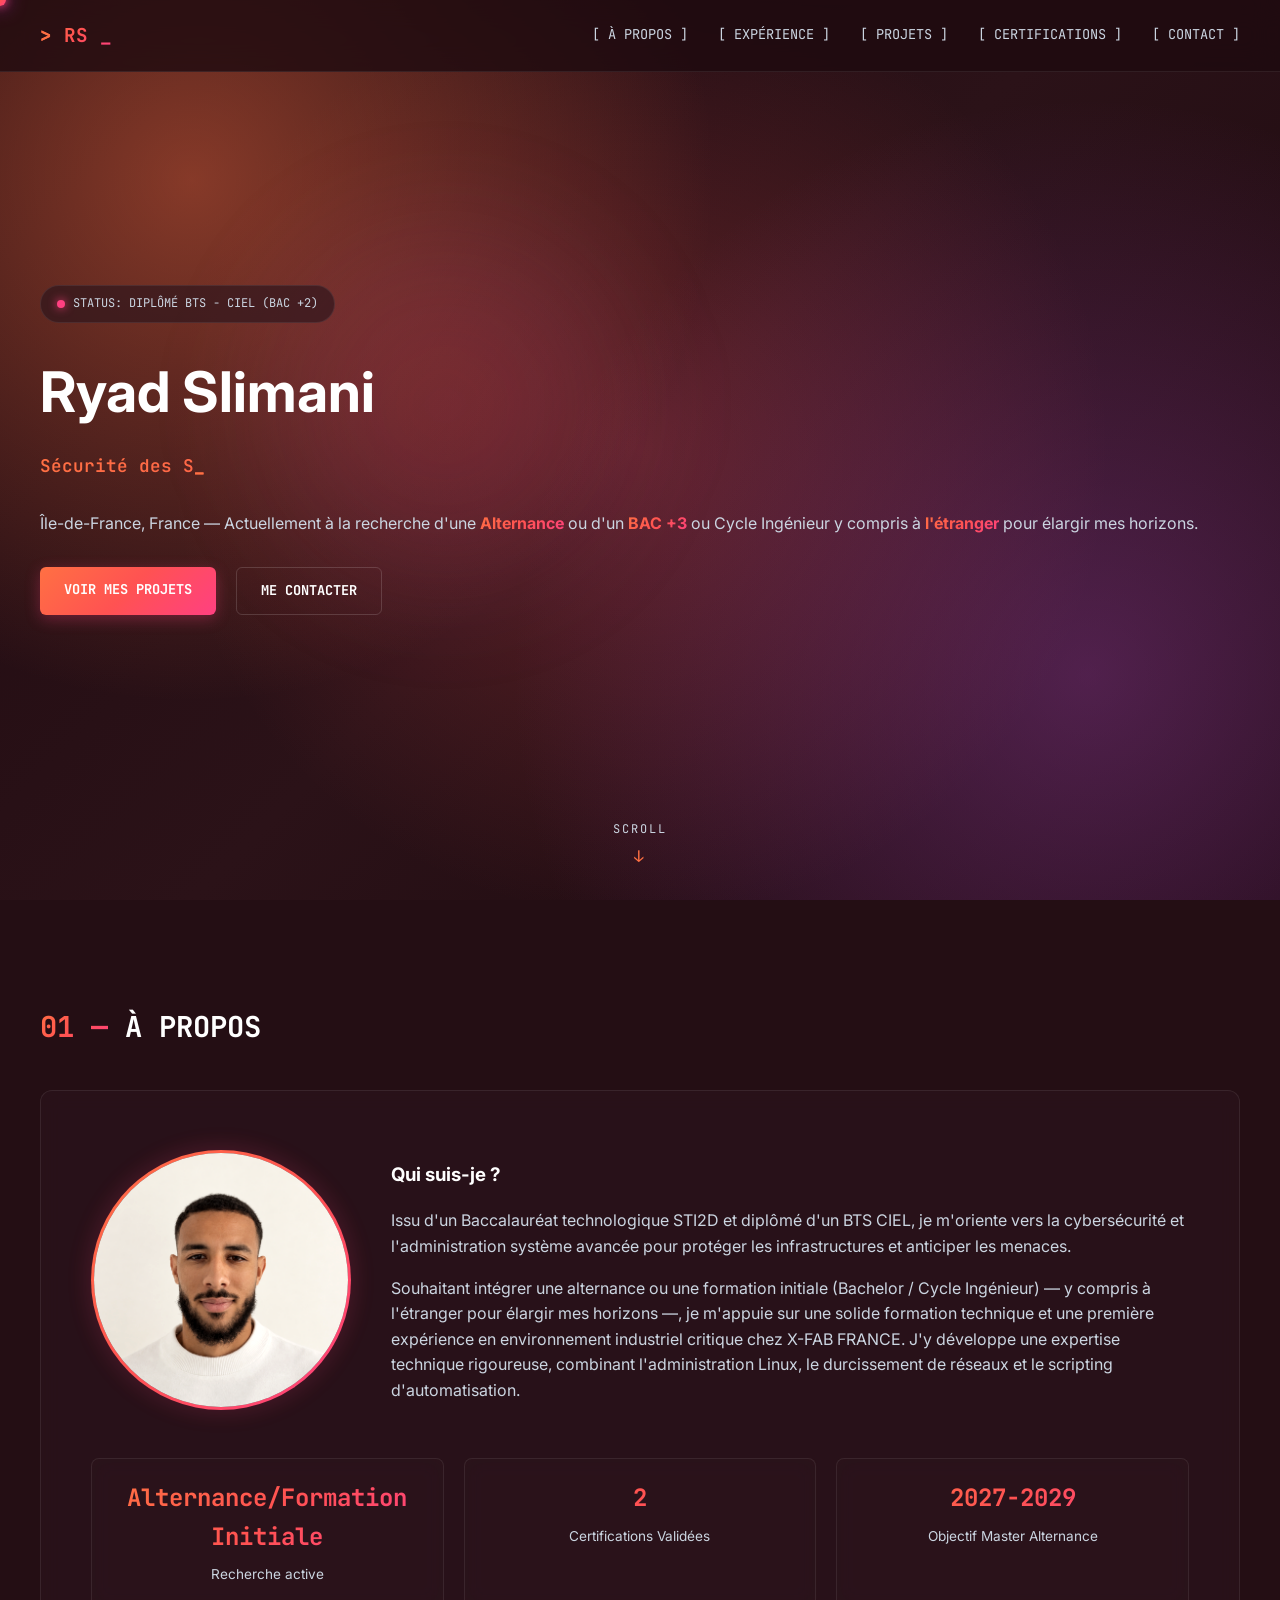
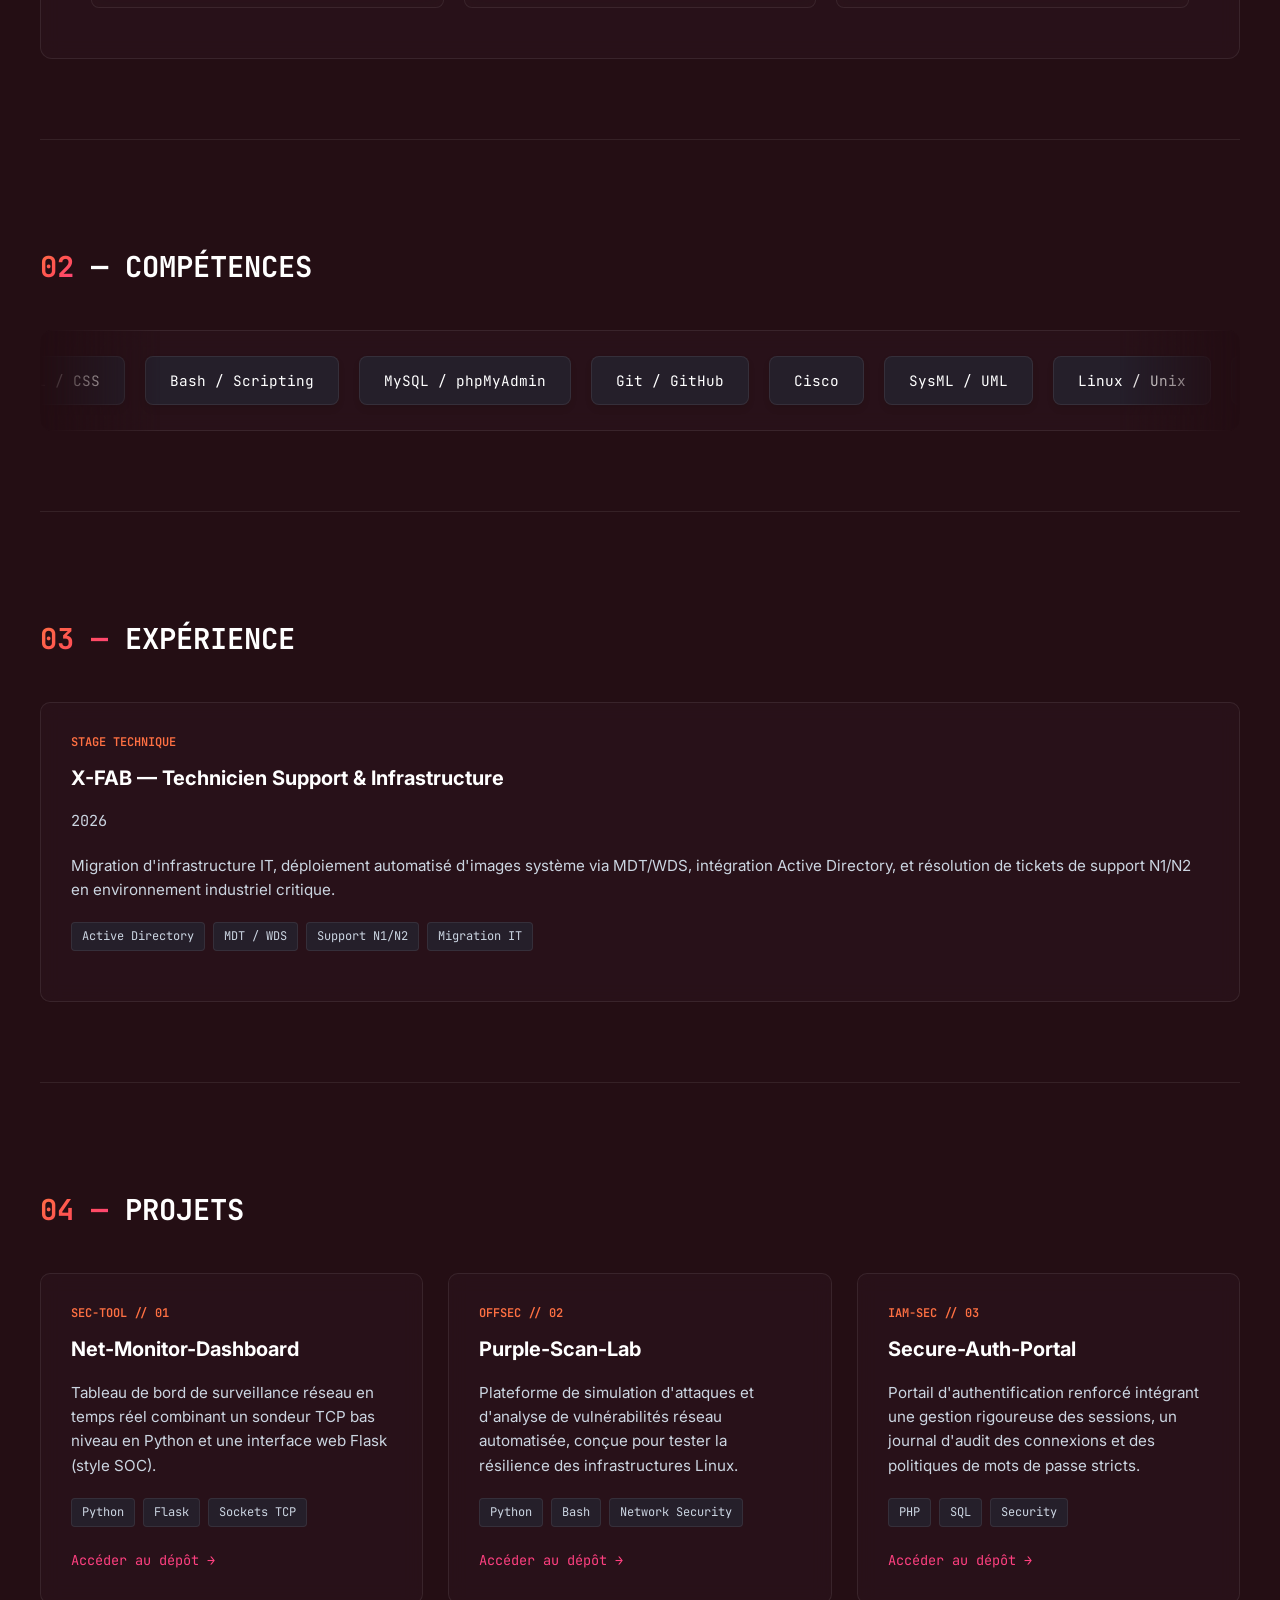
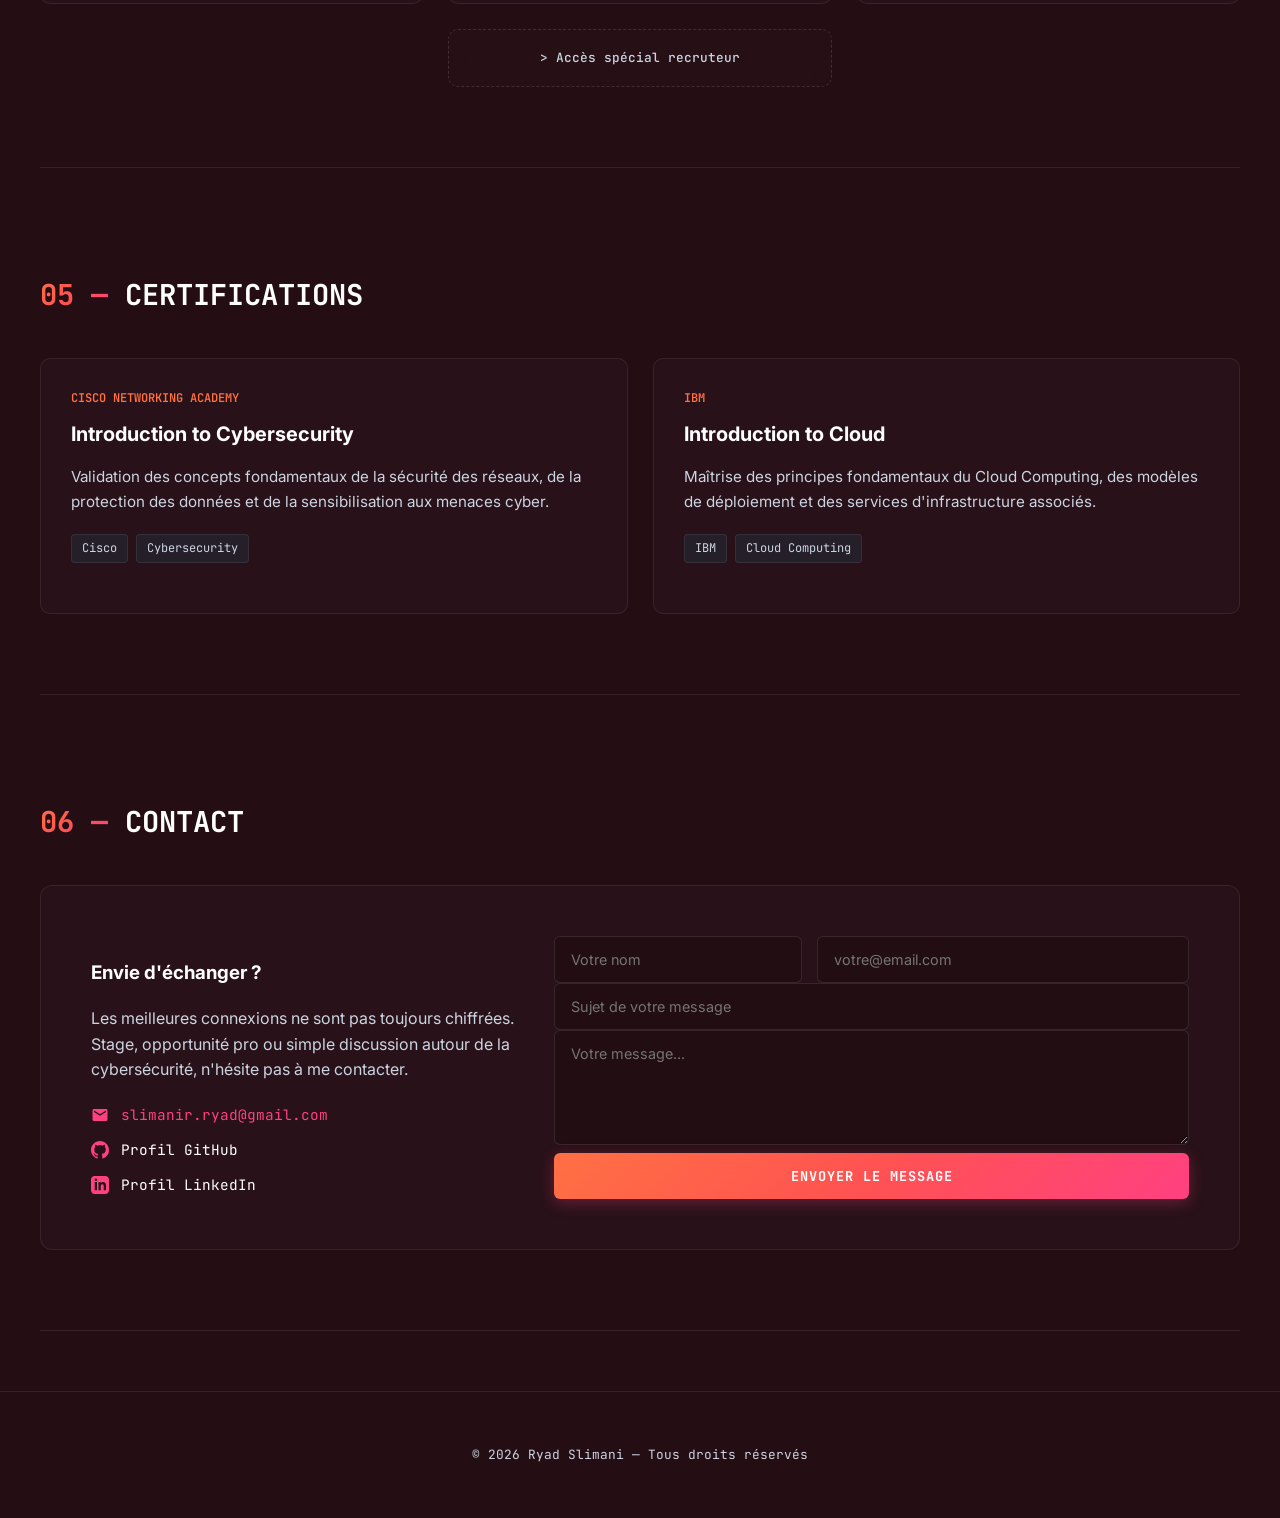
<file: index.html>
<!DOCTYPE html>
<html lang="fr">
<head>
    <meta charset="UTF-8">
    <meta name="viewport" content="width=device-width, initial-scale=1.0">
    <title>Portfolio - Slimani Ryad</title>
    <!-- Favicon personnalisé -->
    <link rel="icon" type="image/png" href="img/RS.png">
    <link href="https://fonts.googleapis.com/css2?family=JetBrains+Mono:wght@400;500;700&family=Inter:wght@300;400;600;700&display=swap" rel="stylesheet">
    <link rel="stylesheet" href="portfolio.css">
</head>
<body>

    <!-- Arrière-plan animé et scanlines -->
    <div class="bg-grid"></div>
    <div class="scanlines"></div>

    <!-- Curseur suiveur personnalisé -->
    <div class="custom-cursor"></div>

    <header>
        <div class="logo">
            <span class="terminal-prompt">&gt;</span> RS <span class="blink">_</span>
        </div>
        <nav>
            <a href="#about">[ À PROPOS ]</a>
            <a href="#experience">[ EXPÉRIENCE ]</a>
            <a href="#projects">[ PROJETS ]</a>
            <a href="#certifications">[ CERTIFICATIONS ]</a>
            <a href="#contact">[ CONTACT ]</a>
        </nav>
    </header>

    <div class="container">

        <!-- Hero Section -->
        <div class="hero" id="home">
            
            <div class="badge-status">
                <span class="dot"></span> STATUS: DIPLÔMÉ BTS - CIEL (BAC +2)
            </div>
            <h1>Ryad Slimani</h1>
            
            <!-- Ligne sous-titre avec l'animation de frappe -->
            <div class="subtitle">
                <span id="typed-text"></span><span class="cursor-blink">_</span>
            </div>

            <p class="location">Île-de-France, France — Actuellement à la recherche d'une <span class="glitch-text" data-text="Alternance">Alternance</span> ou d'un <span class="glitch-text" data-text="BAC +3">BAC +3</span> ou Cycle Ingénieur y compris à <span class="glitch-text" data-text="l'étranger">l'étranger</span> pour élargir mes horizons.</p>
            
            <div class="hero-actions">
                <a href="#projects" class="btn-primary">VOIR MES PROJETS</a>
                <a href="#contact" class="btn-secondary">ME CONTACTER</a>
            </div>

            <!-- Indicateur de scroll -->
            <div class="scroll-indicator">
                SCROLL
                <span>&darr;</span>
            </div>
        </div>

        <!-- À Propos (Photo à gauche, Texte à droite) -->
        <section id="about">
            <h2><span class="section-num">01 —</span> À PROPOS</h2>
            
            <div class="about-wrapper">
                <div class="about-grid">
                    <div class="about-photo-container">
                        <div class="photo-circle">
                            <img src="img/PHOTO.png" alt="Ryad Slimani">
                        </div>
                    </div>
                    <div class="about-text">
                        <h3>Qui suis-je ?</h3>
                        <p>
                            Issu d'un Baccalauréat technologique STI2D et diplômé d'un BTS CIEL, je m'oriente vers la cybersécurité et l'administration système avancée pour protéger les infrastructures et anticiper les menaces.
                        </p>
                        <p>
                            Souhaitant intégrer une alternance ou une formation initiale (Bachelor / Cycle Ingénieur) — y compris à l'étranger pour élargir mes horizons —, je m'appuie sur une solide formation technique et une première expérience en environnement industriel critique chez X-FAB FRANCE. J'y développe une expertise technique rigoureuse, combinant l'administration Linux, le durcissement de réseaux et le scripting d'automatisation.
                        </p>
                    </div>
                </div>

                <div class="system-metrics">
                    <div class="metric-box">
                        <span class="metric-val">Alternance/Formation Initiale</span>
                        <span class="metric-label">Recherche active</span>
                    </div>
                    <div class="metric-box">
                        <span class="metric-val">2</span>
                        <span class="metric-label">Certifications Validées</span>
                    </div>
                    <div class="metric-box">
                        <span class="metric-val">2027-2029</span>
                        <span class="metric-label">Objectif Master Alternance</span>
                    </div>
                </div>
            </div>
        </section>

        <!-- Section 02 - Compétences -->
        <section id="competences">
            <h2><span class="section-num">02</span> — COMPÉTENCES</h2>
            <div class="skills-marquee-container">
                <div class="skills-track">
                    <!-- PREMIÈRE SÉRIE -->
                    <div class="skill-badge">HTML / CSS</div>
                    <div class="skill-badge">Bash / Scripting</div>
                    <div class="skill-badge">MySQL / phpMyAdmin</div>
                    <div class="skill-badge">Git / GitHub</div>
                    <div class="skill-badge">Cisco</div>
                    <div class="skill-badge">SysML / UML</div>
                    <div class="skill-badge">Linux / Unix</div>
                    <div class="skill-badge">Python</div>
                    <div class="skill-badge">PHP</div>
                    <div class="skill-badge">JavaScript</div>

                    <!-- DOUBLE DE LA SÉRIE (Pour un effet infini fluide) -->
                    <div class="skill-badge">HTML / CSS</div>
                    <div class="skill-badge">Bash / Scripting</div>
                    <div class="skill-badge">MySQL / phpMyAdmin</div>
                    <div class="skill-badge">Git / GitHub</div>
                    <div class="skill-badge">Cisco</div>
                    <div class="skill-badge">SysML / UML</div>
                    <div class="skill-badge">Linux / Unix</div>
                    <div class="skill-badge">Python</div>
                    <div class="skill-badge">PHP</div>
                    <div class="skill-badge">JavaScript</div>
                </div>
            </div>
        </section>

        <!-- Expérience -->
        <section id="experience">
            <h2><span class="section-num">03 —</span> EXPÉRIENCE</h2>
            <div class="card full-width">
                <div class="card-header-tag">STAGE TECHNIQUE</div>
                <h3>X-FAB — Technicien Support & Infrastructure</h3>
                <p class="card-date">2026</p>
                <p>Migration d'infrastructure IT, déploiement automatisé d'images système via MDT/WDS, intégration Active Directory, et résolution de tickets de support N1/N2 en environnement industriel critique.</p>
                <div class="tags">
                    <span class="tag">Active Directory</span>
                    <span class="tag">MDT / WDS</span>
                    <span class="tag">Support N1/N2</span>
                    <span class="tag">Migration IT</span>
                </div>
            </div>
        </section>

        <!-- Projets -->
        <section id="projects">
            <h2><span class="section-num">04 —</span> PROJETS</h2>
            <div class="grid">
                <div class="card">
                    <div class="card-header-tag">SEC-TOOL // 01</div>
                    <h3>Net-Monitor-Dashboard</h3>
                    <p>Tableau de bord de surveillance réseau en temps réel combinant un sondeur TCP bas niveau en Python et une interface web Flask (style SOC).</p>
                    <div class="tags">
                        <span class="tag">Python</span>
                        <span class="tag">Flask</span>
                        <span class="tag">Sockets TCP</span>
                    </div>
                    <a href="https://github.com/ryadslimani" target="_blank" class="btn-link">Accéder au dépôt &rarr;</a>
                </div>

                <div class="card">
                    <div class="card-header-tag">OFFSEC // 02</div>
                    <h3>Purple-Scan-Lab</h3>
                    <p>Plateforme de simulation d'attaques et d'analyse de vulnérabilités réseau automatisée, conçue pour tester la résilience des infrastructures Linux.</p>
                    <div class="tags">
                        <span class="tag">Python</span>
                        <span class="tag">Bash</span>
                        <span class="tag">Network Security</span>
                    </div>
                    <a href="https://github.com/ryadslimani" target="_blank" class="btn-link">Accéder au dépôt &rarr;</a>
                </div>

                <div class="card">
                    <div class="card-header-tag">IAM-SEC // 03</div>
                    <h3>Secure-Auth-Portal</h3>
                    <p>Portail d'authentification renforcé intégrant une gestion rigoureuse des sessions, un journal d'audit des connexions et des politiques de mots de passe stricts.</p>
                    <div class="tags">
                        <span class="tag">PHP</span>
                        <span class="tag">SQL</span>
                        <span class="tag">Security</span>
                    </div>
                    <a href="https://github.com/ryadslimani" target="_blank" class="btn-link">Accéder au dépôt &rarr;</a>
                </div>
            </div>
            <!-- Conteneur centré pour le bouton externe -->
            <div class="btn-under-purple">
                <a href="recruiter.html" target="_blank" class="card custom-external-btn">
                    <span class="terminal-glitch">&gt; Accès spécial recruteur</span>
                </a>
            </div>
        </section>

        <!-- Certifications -->
        <section id="certifications">
            <h2><span class="section-num">05 —</span> CERTIFICATIONS</h2>
            <div class="grid">
                <div class="card">
                    <div class="card-header-tag">CISCO NETWORKING ACADEMY</div>
                    <h3>Introduction to Cybersecurity</h3>
                    <p>Validation des concepts fondamentaux de la sécurité des réseaux, de la protection des données et de la sensibilisation aux menaces cyber.</p>
                    <div class="tags">
                        <span class="tag">Cisco</span>
                        <span class="tag">Cybersecurity</span>
                    </div>
                </div>

                <div class="card">
                    <div class="card-header-tag">IBM</div>
                    <h3>Introduction to Cloud</h3>
                    <p>Maîtrise des principes fondamentaux du Cloud Computing, des modèles de déploiement et des services d'infrastructure associés.</p>
                    <div class="tags">
                        <span class="tag">IBM</span>
                        <span class="tag">Cloud Computing</span>
                    </div>
                </div>
            </div>
        </section>

        <!-- Contact -->
        <section id="contact">
            <h2><span class="section-num">06 —</span> CONTACT</h2>
            <div class="contact-wrapper">
                <div class="contact-container">
                    <div class="contact-info">
                        <h3>Envie d'échanger ?</h3>
                        <p>Les meilleures connexions ne sont pas toujours chiffrées. Stage, opportunité pro ou simple discussion autour de la cybersécurité, n'hésite pas à me contacter.</p>
                        
                        <div class="contact-links-list">
                            <a href="mailto:slimanir.ryad@gmail.com" class="contact-link-item">
                                <svg viewBox="0 0 24 24"><path d="M20 4H4c-1.1 0-1.99.9-1.99 2L2 18c0 1.1.9 2 2 2h16c1.1 0 2-.9 2-2V6c0-1.1-.9-2-2-2zm0 4l-8 5-8-5V6l8 5 8-5v2z"/></svg>
                                <span class="email-link">slimanir.ryad@gmail.com</span>
                            </a>
                            <a href="https://github.com/ryadslimani" target="_blank" class="contact-link-item">
                                <svg viewBox="0 0 24 24"><path d="M12 0C5.37 0 0 5.37 0 12c0 5.31 3.435 9.795 8.205 11.385.6.105.825-.255.825-.57 0-.285-.015-1.23-.015-2.235-3.015.555-3.795-.735-4.035-1.41-.135-.345-.72-1.41-1.23-1.695-.42-.225-1.02-.78-.015-.795.945-.015 1.62.87 1.845 1.23 1.08 1.815 2.805 1.305 3.495.99.105-.78.42-1.305.765-1.605-2.67-.3-5.46-1.335-5.46-5.925 0-1.305.465-2.385 1.23-3.225-.12-.3-.54-1.53.12-3.18 0 0 1.005-.315 3.3 1.23.96-.27 1.98-.405 3-.405s2.04.135 3 .405c2.295-1.56 3.3-1.23 3.3-1.23.66 1.65.24 2.88.12 3.18.765.84 1.23 1.905 1.23 3.225 0 4.605-2.805 5.625-5.475 5.925.435.375.81 1.095.81 2.22 0 1.605-.015 2.895-.015 3.3 0 .315.225.69.825.57A12.02 12.02 0 0024 12c0-6.63-5.37-12-12-12z"/></svg>
                                <span>Profil GitHub</span>
                            </a>
                            <a href="https://www.linkedin.com" target="_blank" class="contact-link-item">
                                <svg viewBox="0 0 24 24"><path d="M19 0h-14c-2.761 0-5 2.239-5 5v14c0 2.761 2.239 5 5 5h14c2.762 0 5-2.239 5-5v-14c0-2.761-2.238-5-5-5zm-11 19h-3v-11h3v11zm-1.5-12.268c-.966 0-1.75-.79-1.75-1.764s.784-1.764 1.75-1.764 1.75.79 1.75 1.764-.783 1.764-1.75 1.764zm13.5 12.268h-3v-5.604c0-3.368-4-3.113-4 0v5.604h-3v-11h3v1.765c1.396-2.586 7-2.777 7 2.476v6.759z"/></svg>
                                <span>Profil LinkedIn</span>
                            </a>
                        </div>
                    </div>
                    <div class="contact-form">
                        <form action="https://api.web3forms.com/submit" method="POST">
                            <input type="hidden" name="access_key" value="41650a27-eca1-41f4-ad47-9dc3d4f1aee7">
                            
                            <div class="form-group">
                                <input type="text" name="name" placeholder="Votre nom" required>
                                <input type="email" name="email" placeholder="votre@email.com" required>
                            </div>
                            <input type="text" name="subject" placeholder="Sujet de votre message" class="form-full" required>
                            <textarea name="message" placeholder="Votre message..." rows="5" class="form-full" required></textarea>
                            <button type="submit" class="btn-primary">ENVOYER LE MESSAGE</button>
                        </form>
                    </div>
                </div>
            </div>
        </section>
    </div>

    <footer>
        <p>&copy; <span id="current-year">2026</span> Ryad Slimani — Tous droits réservés</p>
    </footer>

    <!-- Bouton Retour en haut -->
    <a href="#home" class="back-to-top" id="backToTopBtn">&uarr;</a>

    <script src="portfolio.js"></script>
</body>
</html>
</file>
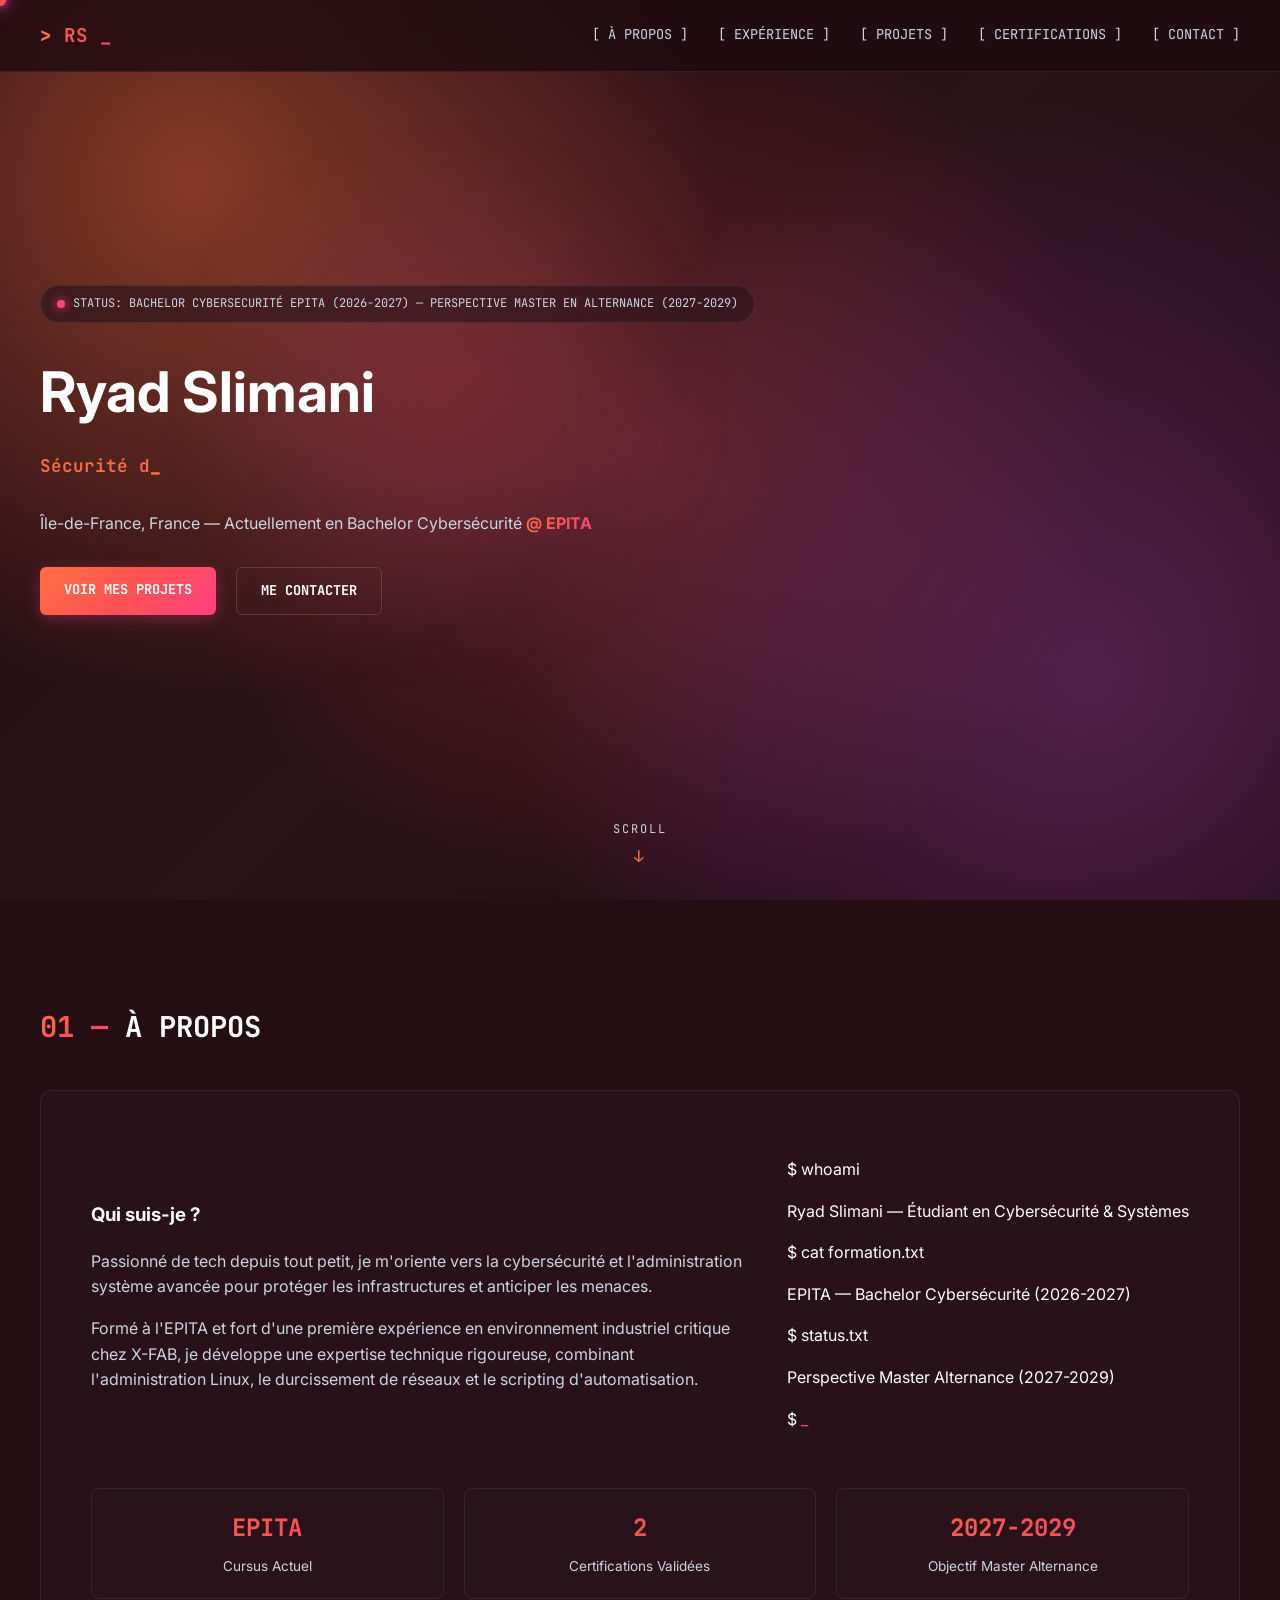
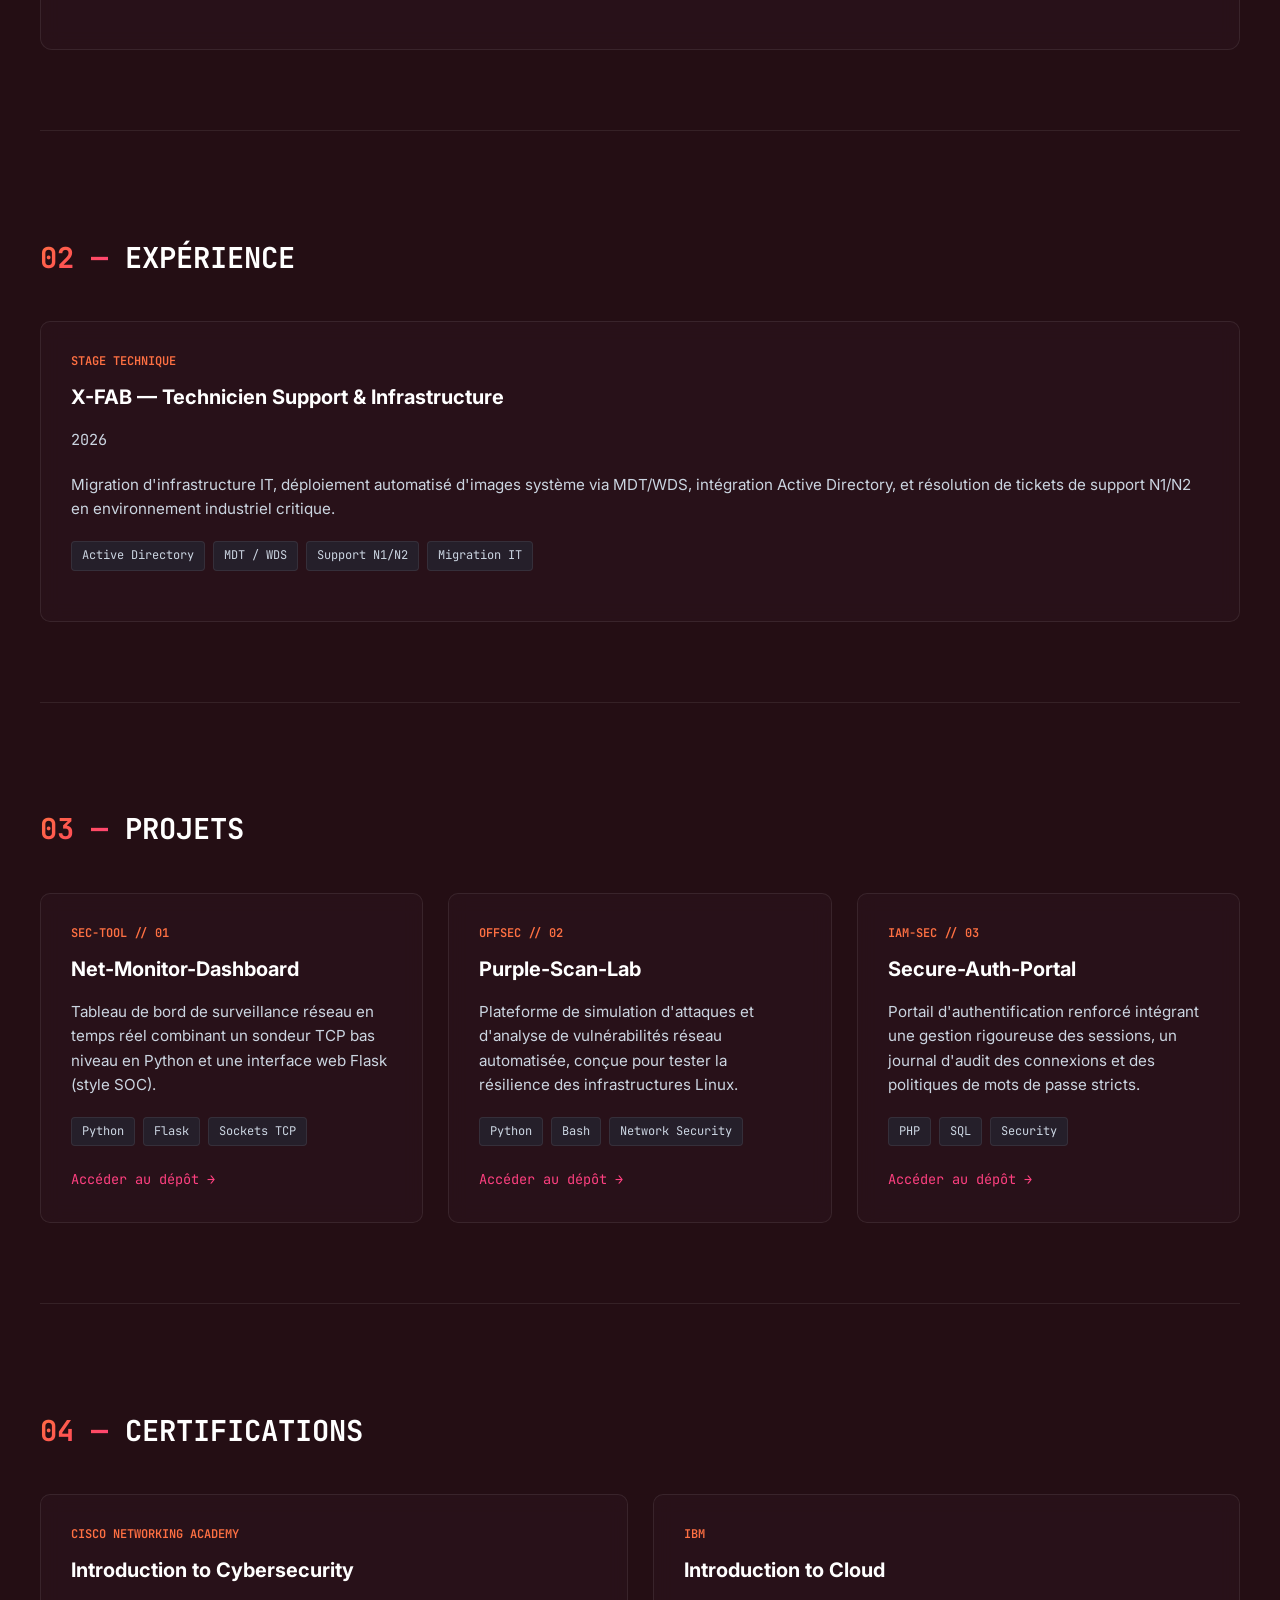
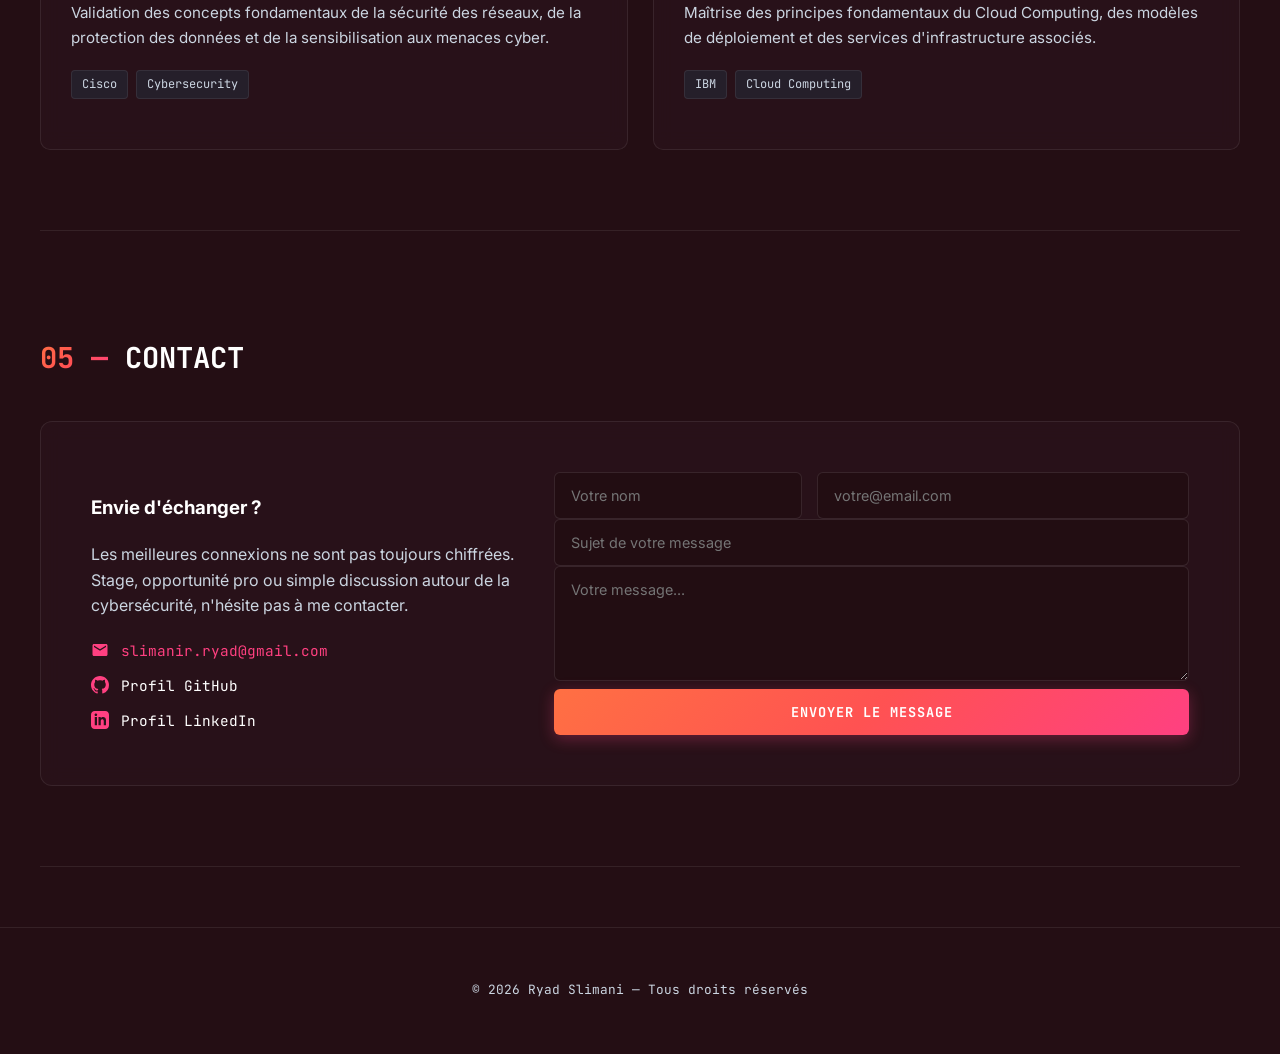
<file: portfolio.html>
<!DOCTYPE html>
<html lang="fr">
<head>
    <meta charset="UTF-8">
    <meta name="viewport" content="width=device-width, initial-scale=1.0">
    <title>Portfolio - Slimani Ryad</title>
    <!-- Favicon personnalisé (remplace href par ton fichier d'icône si besoin) -->
    <link rel="icon" type="image/png" href="img/RS.png">
    <link href="https://fonts.googleapis.com/css2?family=JetBrains+Mono:wght@400;500;700&family=Inter:wght@300;400;600;700&display=swap" rel="stylesheet">
    <link rel="stylesheet" href="portfolio.css">
</head>
<body>

    <!-- Arrière-plan animé et scanlines -->
    <div class="bg-grid"></div>
    <div class="scanlines"></div>

    <!-- Curseur suiveur personnalisé -->
    <div class="custom-cursor"></div>

    <header>
        <div class="logo">
            <span class="terminal-prompt">&gt;</span> RS <span class="blink">_</span>
        </div>
        <nav>
            <a href="#about">[ À PROPOS ]</a>
            <a href="#experience">[ EXPÉRIENCE ]</a>
            <a href="#projects">[ PROJETS ]</a>
            <a href="#certifications">[ CERTIFICATIONS ]</a>
            <a href="#contact">[ CONTACT ]</a>
        </nav>
    </header>

    <div class="container">

        <!-- Hero Section -->
        <div class="hero" id="home">
            
            <div class="badge-status">
                <span class="dot"></span> STATUS: BACHELOR CYBERSECURITÉ EPITA (2026-2027) — PERSPECTIVE MASTER EN ALTERNANCE (2027-2029)
            </div>
            <h1>Ryad Slimani</h1>
            
            <!-- Ligne sous-titre avec l'animation de frappe -->
            <div class="subtitle">
                <span id="typed-text"></span><span class="cursor-blink">_</span>
            </div>

            <p class="location">Île-de-France, France — Actuellement en Bachelor Cybersécurité <span class="glitch-text" data-text="@ EPITA">@ EPITA</span></p>
            
            <div class="hero-actions">
                <a href="#projects" class="btn-primary">VOIR MES PROJETS</a>
                <a href="#contact" class="btn-secondary">ME CONTACTER</a>
            </div>

            <!-- Indicateur de scroll -->
            <div class="scroll-indicator">
                SCROLL
                <span>&darr;</span>
            </div>
        </div>

        <!-- À Propos -->
        <section id="about">
            <h2><span class="section-num">01 —</span> À PROPOS</h2>
            
            <div class="about-wrapper">
                <div class="about-grid">
                    <div class="about-text">
                        <h3>Qui suis-je ?</h3>
                        <p>Passionné de tech depuis tout petit, je m'oriente vers la cybersécurité et l'administration système avancée pour protéger les infrastructures et anticiper les menaces.</p>
                        <p>Formé à l'EPITA et fort d'une première expérience en environnement industriel critique chez X-FAB, je développe une expertise technique rigoureuse, combinant l'administration Linux, le durcissement de réseaux et le scripting d'automatisation.</p>
                    </div>
                    <div class="about-terminal">
                        <div class="terminal-box-sm">
                            <p class="t-line"><span class="t-prompt">$</span> whoami</p>
                            <p class="t-line text-muted">Ryad Slimani — Étudiant en Cybersécurité & Systèmes</p>
                            <p class="t-line"><span class="t-prompt">$</span> cat formation.txt</p>
                            <p class="t-line text-muted">EPITA — Bachelor Cybersécurité (2026-2027)</p>
                            <p class="t-line"><span class="t-prompt">$</span> status.txt</p>
                            <p class="t-line text-green">Perspective Master Alternance (2027-2029)</p>
                            <p class="t-line"><span class="t-prompt">$</span> <span class="blink">_</span></p>
                        </div>
                    </div>
                </div>

                <div class="system-metrics">
                    <div class="metric-box">
                        <span class="metric-val">EPITA</span>
                        <span class="metric-label">Cursus Actuel</span>
                    </div>
                    <div class="metric-box">
                        <span class="metric-val">2</span>
                        <span class="metric-label">Certifications Validées</span>
                    </div>
                    <div class="metric-box">
                        <span class="metric-val">2027-2029</span>
                        <span class="metric-label">Objectif Master Alternance</span>
                    </div>
                </div>
            </div>
        </section>

        <!-- Expérience -->
        <section id="experience">
            <h2><span class="section-num">02 —</span> EXPÉRIENCE</h2>
            <div class="card full-width">
                <div class="card-header-tag">STAGE TECHNIQUE</div>
                <h3>X-FAB — Technicien Support & Infrastructure</h3>
                <p class="card-date">2026</p>
                <p>Migration d'infrastructure IT, déploiement automatisé d'images système via MDT/WDS, intégration Active Directory, et résolution de tickets de support N1/N2 en environnement industriel critique.</p>
                <div class="tags">
                    <span class="tag">Active Directory</span>
                    <span class="tag">MDT / WDS</span>
                    <span class="tag">Support N1/N2</span>
                    <span class="tag">Migration IT</span>
                </div>
            </div>
        </section>

        <!-- Projets -->
        <section id="projects">
            <h2><span class="section-num">03 —</span> PROJETS</h2>
            <div class="grid">
                <div class="card">
                    <div class="card-header-tag">SEC-TOOL // 01</div>
                    <h3>Net-Monitor-Dashboard</h3>
                    <p>Tableau de bord de surveillance réseau en temps réel combinant un sondeur TCP bas niveau en Python et une interface web Flask (style SOC).</p>
                    <div class="tags">
                        <span class="tag">Python</span>
                        <span class="tag">Flask</span>
                        <span class="tag">Sockets TCP</span>
                    </div>
                    <a href="https://github.com/ryadslimani" target="_blank" class="btn-link">Accéder au dépôt &rarr;</a>
                </div>

                <div class="card">
                    <div class="card-header-tag">OFFSEC // 02</div>
                    <h3>Purple-Scan-Lab</h3>
                    <p>Plateforme de simulation d'attaques et d'analyse de vulnérabilités réseau automatisée, conçue pour tester la résilience des infrastructures Linux.</p>
                    <div class="tags">
                        <span class="tag">Python</span>
                        <span class="tag">Bash</span>
                        <span class="tag">Network Security</span>
                    </div>
                    <a href="https://github.com/ryadslimani" target="_blank" class="btn-link">Accéder au dépôt &rarr;</a>
                </div>

                <div class="card">
                    <div class="card-header-tag">IAM-SEC // 03</div>
                    <h3>Secure-Auth-Portal</h3>
                    <p>Portail d'authentification renforcé intégrant une gestion rigoureuse des sessions, un journal d'audit des connexions et des politiques de mots de passe stricts.</p>
                    <div class="tags">
                        <span class="tag">PHP</span>
                        <span class="tag">SQL</span>
                        <span class="tag">Security</span>
                    </div>
                    <a href="https://github.com/ryadslimani" target="_blank" class="btn-link">Accéder au dépôt &rarr;</a>
                </div>
            </div>
        </section>

        <!-- Certifications -->
        <section id="certifications">
            <h2><span class="section-num">04 —</span> CERTIFICATIONS</h2>
            <div class="grid">
                <div class="card">
                    <div class="card-header-tag">CISCO NETWORKING ACADEMY</div>
                    <h3>Introduction to Cybersecurity</h3>
                    <p>Validation des concepts fondamentaux de la sécurité des réseaux, de la protection des données et de la sensibilisation aux menaces cyber.</p>
                    <div class="tags">
                        <span class="tag">Cisco</span>
                        <span class="tag">Cybersecurity</span>
                    </div>
                </div>

                <div class="card">
                    <div class="card-header-tag">IBM</div>
                    <h3>Introduction to Cloud</h3>
                    <p>Maîtrise des principes fondamentaux du Cloud Computing, des modèles de déploiement et des services d'infrastructure associés.</p>
                    <div class="tags">
                        <span class="tag">IBM</span>
                        <span class="tag">Cloud Computing</span>
                    </div>
                </div>
            </div>
        </section>

        <!-- Contact -->
        <section id="contact">
            <h2><span class="section-num">05 —</span> CONTACT</h2>
            <div class="contact-wrapper">
                <div class="contact-container">
                    <div class="contact-info">
                        <h3>Envie d'échanger ?</h3>
                        <p>Les meilleures connexions ne sont pas toujours chiffrées. Stage, opportunité pro ou simple discussion autour de la cybersécurité, n'hésite pas à me contacter.</p>
                        
                        <div class="contact-links-list">
                            <a href="mailto:slimanir.ryad@gmail.com" class="contact-link-item">
                                <svg viewBox="0 0 24 24"><path d="M20 4H4c-1.1 0-1.99.9-1.99 2L2 18c0 1.1.9 2 2 2h16c1.1 0 2-.9 2-2V6c0-1.1-.9-2-2-2zm0 4l-8 5-8-5V6l8 5 8-5v2z"/></svg>
                                <span class="email-link">slimanir.ryad@gmail.com</span>
                            </a>
                            <a href="https://github.com/ryadslimani" target="_blank" class="contact-link-item">
                                <svg viewBox="0 0 24 24"><path d="M12 0C5.37 0 0 5.37 0 12c0 5.31 3.435 9.795 8.205 11.385.6.105.825-.255.825-.57 0-.285-.015-1.23-.015-2.235-3.015.555-3.795-.735-4.035-1.41-.135-.345-.72-1.41-1.23-1.695-.42-.225-1.02-.78-.015-.795.945-.015 1.62.87 1.845 1.23 1.08 1.815 2.805 1.305 3.495.99.105-.78.42-1.305.765-1.605-2.67-.3-5.46-1.335-5.46-5.925 0-1.305.465-2.385 1.23-3.225-.12-.3-.54-1.53.12-3.18 0 0 1.005-.315 3.3 1.23.96-.27 1.98-.405 3-.405s2.04.135 3 .405c2.295-1.56 3.3-1.23 3.3-1.23.66 1.65.24 2.88.12 3.18.765.84 1.23 1.905 1.23 3.225 0 4.605-2.805 5.625-5.475 5.925.435.375.81 1.095.81 2.22 0 1.605-.015 2.895-.015 3.3 0 .315.225.69.825.57A12.02 12.02 0 0024 12c0-6.63-5.37-12-12-12z"/></svg>
                                <span>Profil GitHub</span>
                            </a>
                            <a href="https://www.linkedin.com" target="_blank" class="contact-link-item">
                                <svg viewBox="0 0 24 24"><path d="M19 0h-14c-2.761 0-5 2.239-5 5v14c0 2.761 2.239 5 5 5h14c2.762 0 5-2.239 5-5v-14c0-2.761-2.238-5-5-5zm-11 19h-3v-11h3v11zm-1.5-12.268c-.966 0-1.75-.79-1.75-1.764s.784-1.764 1.75-1.764 1.75.79 1.75 1.764-.783 1.764-1.75 1.764zm13.5 12.268h-3v-5.604c0-3.368-4-3.113-4 0v5.604h-3v-11h3v1.765c1.396-2.586 7-2.777 7 2.476v6.759z"/></svg>
                                <span>Profil LinkedIn</span>
                            </a>
                        </div>
                    </div>
                    <div class="contact-form">
                        <form action="send-mail.php" method="POST">
                            <div class="form-group">
                                <input type="text" name="name" placeholder="Votre nom" required>
                                <input type="email" name="email" placeholder="votre@email.com" required>
                            </div>
                            <input type="text" name="subject" placeholder="Sujet de votre message" class="form-full" required>
                            <textarea name="message" placeholder="Votre message..." rows="5" class="form-full" required></textarea>
                            <button type="submit" class="btn-primary">ENVOYER LE MESSAGE</button>
                        </form>
                    </div>
                </div>
            </div>
        </section>
    </div>

    <footer>
        <p>&copy; <span id="current-year">2026</span> Ryad Slimani — Tous droits réservés</p>
    </footer>

    <!-- Bouton Retour en haut -->
    <a href="#home" class="back-to-top" id="backToTopBtn">&uarr;</a>

    <script src="portfolio.js"></script>
</body>
</html>
</file>
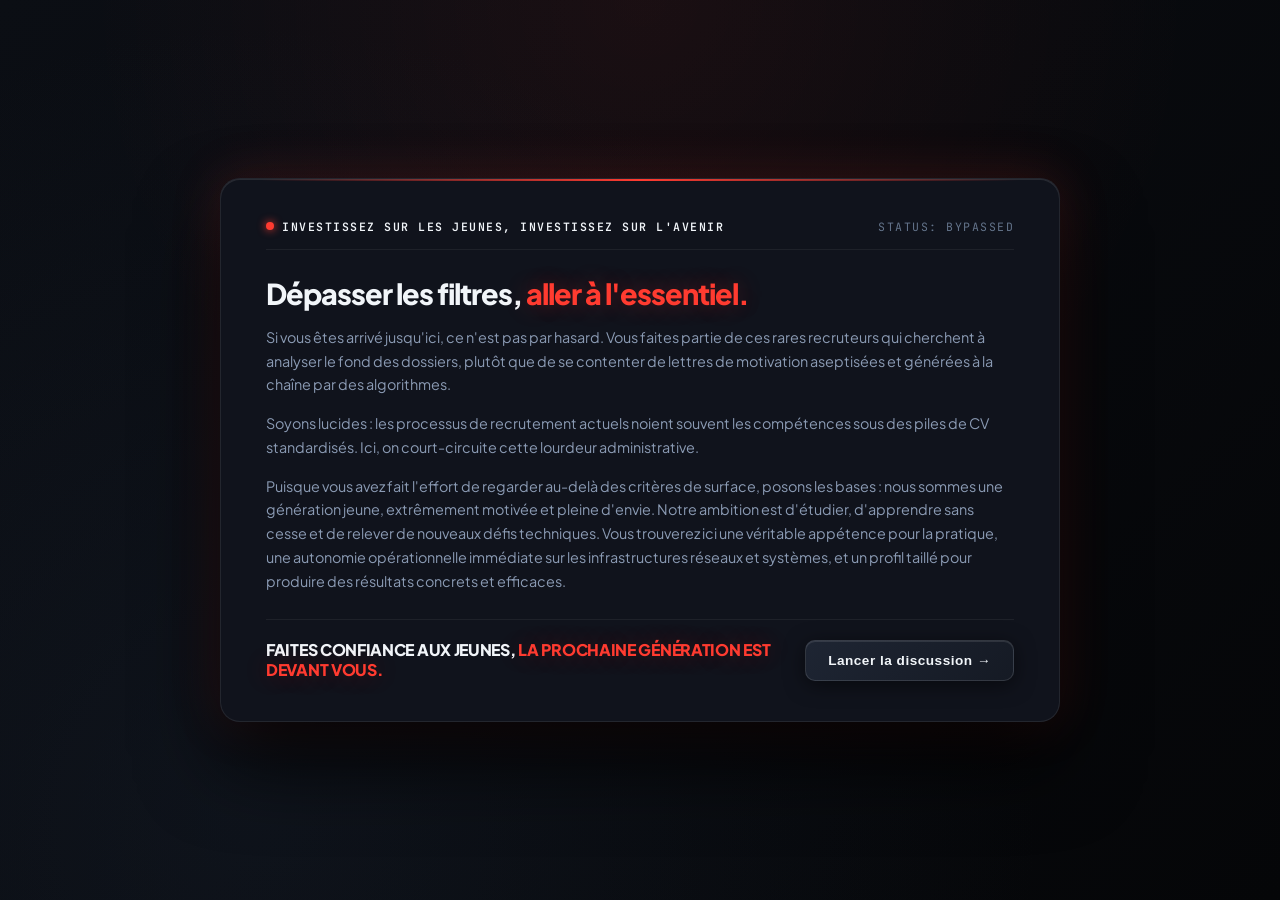
<file: recruiter.html>
<!DOCTYPE html>
<html lang="fr">
<head>
    <meta charset="UTF-8">
    <meta name="viewport" content="width=device-width, initial-scale=1.0, maximum-scale=1.0, user-scalable=no">
    <title>[ACCÈS RESTREINT] - Dossier Confidentiel</title>
    <link rel="stylesheet" href="recruiter-style.css">
    <link href="https://fonts.googleapis.com/css2?family=Plus+Jakarta+Sans:wght@400;500;600;700;800&family=JetBrains+Mono:wght@400;500;700&display=swap" rel="stylesheet">
</head>
<body>

    <!-- Écran de sortie interactif -->
    <div id="exit-screen" class="exit-screen">
        <div class="exit-content">
            <p class="exit-title">[ FIN DE TRANSMISSION ]</p>
            <p class="exit-message">
                Vous quittez cette page, laissez le temps à ces quelques lignes de résonner :<br><br>
                <span class="exit-quote">« Si vous cherchez un profil guidé par le concret, la technique et l'envie d'apprendre, poursuivons l'échange en toute simplicité. »</span><br><br>
                <span class="exit-signature">~ SLIMANI Ryad ~</span>
            </p>
            
            <a href="index.html#contact" class="btn-matrix exit-action-btn">Retour au Portfolio →</a>
        </div>
    </div>

    <div class="terminal-container">
        <div class="header-security animate-in">
            <span class="security-badge"><span class="security-dot"></span> INVESTISSEZ SUR LES JEUNES, INVESTISSEZ SUR L'AVENIR</span>
            <span>STATUS: BYPASSED</span>
        </div>

        <h1 class="glitch-title animate-in">Dépasser les filtres, <span>aller à l'essentiel.</span></h1>

        <p class="matrix-text animate-in">
            Si vous êtes arrivé jusqu'ici, ce n'est pas par hasard. Vous faites partie de ces rares recruteurs qui cherchent à analyser le fond des dossiers, plutôt que de se contenter de lettres de motivation aseptisées et générées à la chaîne par des algorithmes.
        </p>

        <p class="matrix-text animate-in">
            Soyons lucides : les processus de recrutement actuels noient souvent les compétences sous des piles de CV standardisés. Ici, on court-circuite cette lourdeur administrative. 
        </p>

        <p class="matrix-text animate-in">
            Puisque vous avez fait l'effort de regarder au-delà des critères de surface, posons les bases : nous sommes une génération jeune, extrêmement motivée et pleine d'envie. Notre ambition est d'étudier, d'apprendre sans cesse et de relever de nouveaux défis techniques. Vous trouverez ici une véritable appétence pour la pratique, une autonomie opérationnelle immédiate sur les infrastructures réseaux et systèmes, et un profil taillé pour produire des résultats concrets et efficaces.
        </p>

        <div class="action-banner animate-in">
            <h2 class="sub-glitch-title">Faites confiance aux jeunes, <span>la prochaine génération est devant vous.</span></h2>
            <button type="button" id="open-exit-btn" class="btn-matrix">Lancer la discussion →</button>
        </div>
    </div>

    <script>
        const openExitBtn = document.getElementById('open-exit-btn');
        const exitScreen = document.getElementById('exit-screen');

        openExitBtn.addEventListener('click', () => {
            exitScreen.style.display = 'flex';
        });
    </script>
</body>
</html>
</file>
<file: portfolio.css>
:root {
    /* Fond de base lumineux et chaud inspiré de Suno AI */
    --bg-color: #2b1218; 
    --card-bg: rgba(43, 22, 30, 0.75);
    --border-color: rgba(255, 120, 80, 0.15);
    --text-main: #ffffff;
    --text-muted: #cbd5e1;
    
    /* Vraies teintes Suno AI (Orange ambré, Rose corail, Magenta chaleureux) */
    --suno-orange: #ff7043;
    --suno-coral: #ff5252;
    --suno-magenta: #ff4081;
    --suno-purple: #ab47bc;
    
    --accent-gradient: linear-gradient(135deg, var(--suno-orange) 0%, var(--suno-coral) 50%, var(--suno-magenta) 100%);
}

/* Corrections globales contre les dépassements et le scroll horizontal */
*, *::before, *::after {
    box-sizing: border-box;
    max-width: 100%;
}

html {
    scroll-behavior: smooth;
    overflow-x: hidden;
    width: 100%;
}

body {
    font-family: 'Inter', sans-serif;
    background-color: #240e14;
    background-image: 
        radial-gradient(circle at 15% 20%, rgba(255, 112, 67, 0.45) 0%, transparent 40%),
        radial-gradient(circle at 85% 75%, rgba(171, 71, 188, 0.35) 0%, transparent 45%),
        radial-gradient(circle at 50% 50%, rgba(255, 82, 82, 0.25) 0%, transparent 60%),
        linear-gradient(135deg, #1f0a10 0%, #2b1218 50%, #1a080d 100%);
    background-attachment: fixed;
    color: var(--text-main);
    line-height: 1.6;
    margin: 0;
    padding: 0;
    overflow-x: hidden;
    width: 100%;
    position: relative;
}

/* Suppression du cadrillage et des scanlines pour un fond pur Suno AI */
.bg-grid, .scanlines {
    display: none !important;
}

/* --- Personnalisation de la Scrollbar --- */
::-webkit-scrollbar {
    width: 8px;
}

::-webkit-scrollbar-track {
    background: #1f0a10;
}

::-webkit-scrollbar-thumb {
    background: rgba(171, 71, 188, 0.3);
    border-radius: 4px;
    transition: background 0.3s ease, box-shadow 0.3s ease;
}

::-webkit-scrollbar-thumb:hover,
::-webkit-scrollbar-thumb:active {
    background: var(--suno-magenta);
    box-shadow: 0 0 12px var(--suno-magenta);
}

/* Header fixe */
header {
    position: fixed;
    top: 0;
    left: 0;
    width: 100%;
    background-color: rgba(31, 10, 16, 0.8);
    backdrop-filter: blur(14px);
    display: flex;
    justify-content: space-between;
    align-items: center;
    padding: 20px 40px;
    z-index: 1000;
    border-bottom: 1px solid rgba(255, 255, 255, 0.08);
}

.logo {
    font-family: 'JetBrains Mono', monospace;
    font-weight: 700;
    font-size: 1.2rem;
    color: var(--text-main);
    background: var(--accent-gradient);
    -webkit-background-clip: text;
    background-clip: text;
    -webkit-text-fill-color: transparent;
}

.terminal-prompt {
    color: var(--suno-orange);
    -webkit-text-fill-color: var(--suno-orange);
}

.blink {
    animation: blink 1s infinite;
    color: var(--suno-magenta);
}

@keyframes blink {
    0%, 100% { opacity: 1; }
    50% { opacity: 0; }
}

nav {
    display: flex;
    gap: 30px;
}

nav a {
    color: var(--text-muted);
    text-decoration: none;
    font-family: 'JetBrains Mono', monospace;
    font-size: 0.85rem;
    transition: color 0.3s ease;
}

nav a:hover {
    color: var(--suno-magenta);
}

/* Layout Container */
.container {
    max-width: 1350px;
    margin: 0 auto;
    padding: 0 40px 60px 40px;
    width: 100%;
}

/* Sections */
section {
    padding: 80px 0;
    border-bottom: 1px solid rgba(255, 255, 255, 0.08);
}

h2 {
    font-family: 'JetBrains Mono', monospace;
    font-size: 1.8rem;
    margin-bottom: 40px;
    color: var(--text-main);
}

.section-num {
    background: var(--accent-gradient);
    -webkit-background-clip: text;
    background-clip: text;
    -webkit-text-fill-color: transparent;
}

/* Hero Section */
.hero {
    position: relative;
    min-height: 100vh;
    display: flex;
    flex-direction: column;
    justify-content: center;
    padding: 0;
}

.hero::before {
    content: '';
    position: absolute;
    top: 20%;
    left: 15%;
    width: 450px;
    height: 450px;
    background: radial-gradient(circle, rgba(255, 64, 129, 0.15) 0%, rgba(171, 71, 188, 0.08) 50%, transparent 70%);
    z-index: -1;
    pointer-events: none;
    filter: blur(50px);
}

.badge-status {
    display: inline-flex;
    align-items: center;
    background-color: rgba(43, 20, 28, 0.65);
    border: 1px solid rgba(255, 255, 255, 0.08);
    padding: 8px 16px;
    border-radius: 20px;
    font-family: 'JetBrains Mono', monospace;
    font-size: 0.75rem;
    color: var(--text-muted);
    margin-bottom: 25px;
    width: fit-content;
}

.dot {
    height: 8px;
    width: 8px;
    background-color: var(--suno-magenta);
    border-radius: 50%;
    display: inline-block;
    margin-right: 8px;
    box-shadow: 0 0 10px var(--suno-magenta);
}

.hero h1 {
    font-size: 3.5rem;
    font-weight: 700;
    margin: 0 0 15px 0;
    word-break: break-word;
    background: linear-gradient(135deg, #ffffff 30%, #cbd5e1 100%);
    -webkit-background-clip: text;
    background-clip: text;
    -webkit-text-fill-color: transparent;
}

.subtitle {
    font-family: 'JetBrains Mono', monospace;
    background: var(--accent-gradient);
    -webkit-background-clip: text;
    background-clip: text;
    -webkit-text-fill-color: transparent;
    font-size: 1.1rem;
    margin-bottom: 15px;
    min-height: 1.6rem;
    font-weight: 600;
}

.cursor-blink {
    font-weight: bold;
    color: var(--suno-orange);
    -webkit-text-fill-color: var(--suno-orange);
    animation: blink 0.8s infinite;
}

.location {
    color: var(--text-muted);
    margin-bottom: 30px;
}

.hero-actions {
    display: flex;
    gap: 20px;
}

.btn-primary, .btn-secondary {
    display: inline-block;
    padding: 12px 24px;
    font-family: 'JetBrains Mono', monospace;
    font-size: 0.85rem;
    font-weight: 700;
    text-decoration: none;
    border-radius: 6px;
    transition: all 0.3s ease;
}

.btn-primary {
    background: var(--accent-gradient);
    color: #fff;
    border: none;
    box-shadow: 0 4px 15px rgba(255, 64, 129, 0.3);
}

.btn-primary:hover {
    opacity: 0.9;
    box-shadow: 0 0 20px rgba(255, 64, 129, 0.5);
    transform: translateY(-2px);
}

.btn-secondary {
    background-color: transparent;
    color: var(--text-main);
    border: 1px solid rgba(255, 255, 255, 0.15);
}

.btn-secondary:hover {
    border-color: var(--suno-magenta);
    color: var(--suno-magenta);
    background-color: rgba(255, 64, 129, 0.05);
}

.grid {
    display: grid;
    grid-template-columns: repeat(auto-fit, minmax(320px, 1fr));
    gap: 25px;
}

.card {
    background-color: rgba(43, 20, 28, 0.65);
    backdrop-filter: blur(10px);
    border: 1px solid rgba(255, 255, 255, 0.08);
    border-radius: 10px;
    padding: 30px;
    transition: transform 0.3s ease, border-color 0.3s ease, box-shadow 0.3s ease;
}

.card:hover {
    transform: translateY(-5px);
    border-color: var(--suno-magenta);
    box-shadow: 0 8px 25px rgba(0, 0, 0, 0.4), 0 0 15px rgba(255, 64, 129, 0.15);
}

.card.full-width {
    grid-column: 1 / -1;
}

.card-header-tag {
    font-family: 'JetBrains Mono', monospace;
    font-size: 0.75rem;
    color: var(--suno-orange);
    margin-bottom: 10px;
    font-weight: 600;
}

.btn-under-purple {
    display: grid;
    grid-template-columns: repeat(3, 1fr);
    gap: 25px;
    margin-top: 25px;
    width: 100%;
}

.btn-under-purple .custom-external-btn {
    grid-column: 2;
    display: block;
    text-align: center;
    text-decoration: none;
    font-family: 'JetBrains Mono', monospace;
    font-size: 0.8rem;
    font-weight: 500;
    /* Discret au repos : bordure très fine et texte atténué */
    color: var(--text-muted);
    border: 1px dashed rgba(255, 255, 255, 0.12);
    background-color: rgba(43, 20, 28, 0.35);
    padding: 18px;
    transition: all 0.4s ease;
}

/* Effet énigmatique et captivant au survol */
.btn-under-purple .custom-external-btn:hover {
    color: var(--suno-orange);
    border-color: var(--suno-magenta);
    background-color: rgba(43, 20, 28, 0.85);
    box-shadow: 0 0 20px rgba(255, 64, 129, 0.25), inset 0 0 10px rgba(255, 112, 67, 0.1);
    transform: translateY(-2px);
    letter-spacing: 1px;
}

/* Adaptation mobile */
@media (max-width: 1024px) {
    .btn-under-purple {
        grid-template-columns: 1fr;
    }
    .btn-under-purple .custom-external-btn {
        grid-column: 1;
    }
}

.card h3 {
    margin: 0 0 10px 0;
    font-size: 1.25rem;
}

.card p {
    color: var(--text-muted);
    font-size: 0.95rem;
    margin-bottom: 20px;
}

.card-date {
    font-family: 'JetBrains Mono', monospace;
    font-size: 0.8rem;
    color: var(--suno-purple);
    margin-bottom: 10px;
}

.tags {
    display: flex;
    flex-wrap: wrap;
    gap: 8px;
    margin-bottom: 20px;
}

.tag {
    background-color: rgba(36, 40, 56, 0.6);
    color: var(--text-muted);
    padding: 4px 10px;
    border-radius: 4px;
    font-family: 'JetBrains Mono', monospace;
    font-size: 0.75rem;
    border: 1px solid rgba(255, 255, 255, 0.08);
}

.btn-link {
    color: var(--suno-magenta);
    text-decoration: none;
    font-family: 'JetBrains Mono', monospace;
    font-size: 0.85rem;
    display: inline-block;
    transition: color 0.2s ease;
}

.btn-link:hover {
    color: var(--suno-orange);
    text-decoration: underline;
}

.about-grid {
    display: flex;
    flex-direction: row;
    align-items: center;
    gap: 40px;
    margin-bottom: 50px;
}

.about-text {
    flex: 1;
}

.about-photo-container {
    flex-shrink: 0;
    display: flex;
    justify-content: center;
    align-items: center;
}

.about-text p {
    color: var(--text-muted);
    margin-bottom: 15px;
}

.system-metrics {
    display: grid;
    grid-template-columns: repeat(3, 1fr);
    gap: 20px;
}

.metric-box {
    background-color: rgba(43, 20, 28, 0.65);
    backdrop-filter: blur(10px);
    border: 1px solid rgba(255, 255, 255, 0.08);
    padding: 20px;
    border-radius: 8px;
    text-align: center;
    transition: border-color 0.3s ease;
}

.metric-box:hover {
    border-color: var(--suno-purple);
}

.metric-val {
    display: block;
    font-family: 'JetBrains Mono', monospace;
    font-size: 1.5rem;
    font-weight: 700;
    background: var(--accent-gradient);
    -webkit-background-clip: text;
    background-clip: text;
    -webkit-text-fill-color: transparent;
    margin-bottom: 5px;
}

.metric-label {
    font-size: 0.85rem;
    color: var(--text-muted);
}

.contact-wrapper {
    background-color: rgba(43, 20, 28, 0.65);
    backdrop-filter: blur(10px);
    border: 1px solid rgba(255, 255, 255, 0.08);
    border-radius: 12px;
    padding: 50px;
    position: relative;
    overflow: hidden;
    transition: border-color 0.3s ease;
}

.contact-wrapper:hover {
    border-color: var(--suno-magenta);
}

.contact-container {
    display: grid;
    grid-template-columns: 1fr 1.5fr;
    gap: 40px;
    align-items: center;
}

.contact-info p {
    color: var(--text-muted);
    margin-bottom: 15px;
}

.contact-links-list {
    display: flex;
    flex-direction: column;
    gap: 12px;
    margin-top: 20px;
}

.contact-link-item {
    display: flex;
    align-items: center;
    gap: 12px;
    font-family: 'JetBrains Mono', monospace;
    font-size: 0.9rem;
    color: var(--text-main);
    text-decoration: none;
    transition: color 0.3s ease;
    word-break: break-all;
}

.contact-link-item svg {
    width: 18px;
    height: 18px;
    fill: var(--suno-magenta);
    flex-shrink: 0;
    transition: transform 0.3s ease;
}

.contact-link-item:hover {
    color: var(--suno-magenta);
}

.contact-link-item:hover svg {
    transform: scale(1.1);
}

.email-link {
    color: var(--suno-magenta) !important;
}

.contact-form {
    display: flex;
    flex-direction: column;
    gap: 20px;
}

.form-group {
    display: grid;
    grid-template-columns: 1fr 1.5fr;
    gap: 15px;
}

input, textarea {
    background-color: rgba(31, 10, 16, 0.6);
    border: 1px solid rgba(255, 255, 255, 0.1);
    padding: 14px 16px;
    border-radius: 6px;
    color: var(--text-main);
    font-family: 'Inter', sans-serif;
    font-size: 0.9rem;
    width: 100%;
    transition: all 0.3s ease;
}

input:focus, textarea:focus {
    outline: none;
    border-color: var(--suno-magenta);
    box-shadow: 0 0 12px rgba(255, 64, 129, 0.2);
    background-color: rgba(43, 20, 28, 0.9);
}

.form-full {
    width: 100%;
}

.contact-form .btn-primary {
    width: 100%;
    text-align: center;
    padding: 14px;
    border-radius: 6px;
    cursor: pointer;
    border: none;
    letter-spacing: 1px;
}

footer {
    text-align: center;
    padding: 40px 0;
    font-family: 'JetBrains Mono', monospace;
    font-size: 0.8rem;
    color: var(--text-muted);
    border-top: 1px solid rgba(255, 255, 255, 0.08);
}

.custom-cursor {
    position: fixed;
    top: 0;
    left: 0;
    width: 12px;
    height: 12px;
    background: var(--accent-gradient);
    border-radius: 50%;
    pointer-events: none !important;
    box-shadow: 0 0 10px var(--suno-magenta), 0 0 20px var(--suno-purple);
    z-index: 2147483647 !important;
    transition: width 0.2s, height 0.2s;
}

.skills-marquee-container, .skills-track {
    isolation: isolate;
}

.skills-marquee-container, 
.skills-track, 
.skill-badge {
    position: relative;
    z-index: 1;
}

body.hovering .custom-cursor {
    width: 30px;
    height: 30px;
    background-color: rgba(255, 64, 129, 0.15);
    border: 1px solid var(--suno-magenta);
}

.scroll-indicator {
    position: absolute;
    bottom: 30px;
    left: 50%;
    transform: translateX(-50%);
    text-align: center;
    font-family: 'JetBrains Mono', monospace;
    font-size: 0.75rem;
    color: var(--text-muted);
    letter-spacing: 2px;
}

.scroll-indicator span {
    display: block;
    margin-top: 5px;
    font-size: 1rem;
    color: var(--suno-orange);
    animation: bounce 2s infinite;
}

@keyframes bounce {
    0%, 20%, 50%, 80%, 100% { transform: translateY(0); }
    40% { transform: translateY(-6px); }
    60% { transform: translateY(-3px); }
}

.about-wrapper {
    background-color: rgba(43, 20, 28, 0.65);
    backdrop-filter: blur(10px);
    border: 1px solid rgba(255, 255, 255, 0.08);
    border-radius: 12px;
    padding: 50px;
    position: relative;
    overflow: hidden;
    transition: border-color 0.3s ease;
}

.about-wrapper:hover {
    border-color: var(--suno-purple);
}

.about-wrapper .about-grid {
    margin-bottom: 40px;
}

.back-to-top {
    position: fixed;
    bottom: 30px;
    right: 30px;
    background-color: rgba(43, 20, 28, 0.8);
    backdrop-filter: blur(10px);
    border: 1px solid rgba(255, 255, 255, 0.08);
    color: var(--suno-magenta);
    width: 45px;
    height: 45px;
    border-radius: 8px;
    display: flex;
    justify-content: center;
    align-items: center;
    font-size: 1.2rem;
    cursor: pointer;
    text-decoration: none;
    z-index: 999;
    opacity: 0;
    visibility: hidden;
    transition: all 0.3s ease;
    box-shadow: 0 4px 12px rgba(0, 0, 0, 0.5);
}

.back-to-top.visible {
    opacity: 1;
    visibility: visible;
}

.back-to-top:hover {
    background: var(--accent-gradient);
    color: #fff;
    border-color: transparent;
    box-shadow: 0 0 15px rgba(255, 64, 129, 0.4);
}

.photo-circle {
    position: relative;
    width: 260px;
    height: 260px;
    border-radius: 50%;
    overflow: hidden;
    border: 3px solid transparent;
    background: linear-gradient(var(--card-bg), var(--card-bg)) padding-box, var(--accent-gradient) border-box;
    box-shadow: 0 0 25px rgba(255, 64, 129, 0.2);
    transition: transform 0.3s ease, box-shadow 0.3s ease;
}

.photo-circle:hover {
    transform: scale(1.03);
    box-shadow: 0 0 35px rgba(255, 64, 129, 0.4);
}

.photo-circle img {
    width: 100%;
    height: 100%;
    object-fit: cover;
    object-position: 50% 50%; /* Centre horizontalement (50%) et descend le cadre (70%) */
    transform: none;
    filter: contrast(1.05) brightness(1.02);
}

.skills-marquee-container {
    overflow: hidden;
    width: 100%;
    position: relative;
    padding: 25px 0;
    background-color: rgba(43, 20, 28, 0.65);
    backdrop-filter: blur(10px);
    border: 1px solid rgba(255, 255, 255, 0.08);
    border-radius: 12px;
    margin-top: 20px;
    mask-image: linear-gradient(to right, transparent, black 10%, black 90%, transparent);
    -webkit-mask-image: linear-gradient(to right, transparent, black 10%, black 90%, transparent);
}

.skills-track {
    display: flex;
    gap: 20px;
    width: max-content;
    will-change: transform;
}

.skill-badge {
    display: inline-flex;
    align-items: center;
    gap: 10px;
    background-color: rgba(36, 40, 56, 0.6);
    border: 1px solid rgba(255, 255, 255, 0.08);
    color: var(--text-main);
    font-family: 'JetBrains Mono', monospace;
    font-size: 0.9rem;
    padding: 12px 24px;
    border-radius: 8px;
    white-space: nowrap;
    cursor: pointer;
    box-shadow: 0 4px 6px rgba(0, 0, 0, 0.1);
    transition: border-color 0.3s ease, color 0.3s ease, box-shadow 0.3s ease, transform 0.3s ease;
}

.skill-badge:hover {
    border-color: var(--suno-magenta);
    color: var(--suno-orange);
    box-shadow: 0 0 15px rgba(255, 64, 129, 0.25);
    transform: translateY(-2px);
}

.glitch-text {
    position: relative;
    background: var(--accent-gradient);
    -webkit-background-clip: text;
    background-clip: text;
    -webkit-text-fill-color: transparent;
    font-weight: 700;
    display: inline-block;
}

@media (max-width: 768px) {
    *, *::before, *::after {
        box-sizing: border-box !important;
        max-width: 100% !important;
    }

    html, body {
        overflow-x: hidden !important;
        width: 100% !important;
        max-width: 100% !important;
        margin: 0 !important;
        padding: 0 !important;
        position: relative !important;
    }

    .custom-cursor {
        display: none !important;
    }

    .container {
        padding: 0 12px 40px 12px !important;
        width: 100% !important;
        max-width: 100% !important;
        overflow-x: hidden !important;
    }

    header {
        position: relative !important;
        flex-direction: column !important;
        padding: 12px 10px !important;
        gap: 8px !important;
        align-items: center !important;
        text-align: center !important;
        width: 100% !important;
    }

    .logo {
        font-size: 1.1rem !important;
    }

    nav {
        display: flex !important;
        flex-direction: row !important;
        flex-wrap: wrap !important;
        justify-content: center !important;
        align-items: center !important;
        gap: 4px 8px !important;
        width: 100% !important;
        padding-top: 6px !important;
        border-top: 1px solid rgba(255, 255, 255, 0.08) !important;
        text-align: center !important;
    }

    nav a {
        font-size: 0.65rem !important;
        padding: 2px 4px !important;
        letter-spacing: -0.5px !important;
    }

    .hero {
        padding: 40px 0 30px 0 !important;
        min-height: auto !important;
        width: 100% !important;
    }

    .badge-status {
        font-size: 0.65rem !important;
        padding: 6px 10px !important;
        text-align: left !important;
        line-height: 1.3 !important;
        width: 100% !important;
    }

    .hero h1 {
        font-size: 2.2rem !important;
        word-break: break-word !important;
    }

    .subtitle {
        font-size: 0.9rem !important;
        min-height: 1.4rem !important;
    }

    .hero-actions {
        flex-direction: column !important;
        gap: 12px !important;
        width: 100% !important;
    }

    .hero-actions a {
        width: 100% !important;
        text-align: center !important;
    }

    .scroll-indicator {
        display: none !important;
    }

    .contact-container,
    .form-group,
    .system-metrics,
    .grid {
        grid-template-columns: 1fr !important;
        gap: 15px !important;
        width: 100% !important;
    }

    .about-wrapper,
    .contact-wrapper,
    .card,
    .metric-box {
        padding: 20px 12px !important;
        width: 100% !important;
    }

    h2 {
        font-size: 1.4rem !important;
        margin-bottom: 25px !important;
    }

    input, textarea {
        width: 100% !important;
        font-size: 0.85rem !important;
        padding: 12px !important;
    }

    .contact-form .btn-primary {
        width: 100% !important;
    }

    .about-wrapper .about-grid {
        display: flex !important;
        flex-direction: column !important;
        gap: 20px !important;
    }

    .about-photo-container {
        order: 1 !important;
        width: 100% !important;
        display: flex !important;
        justify-content: center !important;
        margin-bottom: 5px !important;
    }

    .about-text {
        order: 2 !important;
        width: 100% !important;
    }

    .photo-circle {
        width: 200px !important;
        height: 200px !important;
    }
}
</file>
<file: recruiter-style.css>
@import url('https://fonts.googleapis.com/css2?family=Plus+Jakarta+Sans:wght@400;500;600;700;800&family=JetBrains+Mono:wght@400;500;700&display=swap');

:root {
    --bg-base: #07090e;
    --card-bg: #10131c;
    --card-border: rgba(255, 255, 255, 0.08);
    --text-main: #f1f5f9;
    --text-muted: #8b9bb4;
    --accent-red: #ff3b30;
    --accent-glow: rgba(255, 59, 48, 0.18);
}

html, body {
    width: 100%;
    height: 100%;
    height: 100dvh;
    margin: 0;
    padding: 0;
    overflow: hidden !important;
    position: fixed;
}

body {
    background-color: var(--bg-base);
    background-image: 
        radial-gradient(circle at 50% 0%, rgba(255, 59, 48, 0.07) 0%, transparent 50%),
        radial-gradient(circle at 20% 90%, rgba(30, 41, 59, 0.3) 0%, transparent 60%),
        linear-gradient(135deg, #0b0e14 0%, #050608 100%);
    color: var(--text-muted);
    font-family: 'Plus Jakarta Sans', sans-serif;
    display: flex;
    justify-content: center;
    align-items: center;
    box-sizing: border-box;
    padding: 15px;
}

/* --- ÉCRAN DE SORTIE --- */
.exit-screen {
    position: fixed;
    top: 0;
    left: 0;
    width: 100vw;
    height: 100vh;
    height: 100dvh;
    background: #07090e;
    z-index: 99999;
    display: none;
    justify-content: center;
    align-items: center;
    padding: 15px;
    box-sizing: border-box;
    overflow: hidden;
}

.exit-screen.active {
    display: flex;
}

.exit-content {
    text-align: center;
    max-width: 620px;
    width: 100%;
    padding: 30px 20px;
    background: var(--card-bg);
    border: 1px solid rgba(255, 59, 48, 0.3);
    border-radius: 20px;
    box-shadow: 0 20px 50px rgba(0, 0, 0, 0.9), 0 0 30px var(--accent-glow);
    box-sizing: border-box;
    max-height: 90dvh;
    overflow-y: auto;
}

.exit-title {
    font-family: 'JetBrains Mono', monospace;
    font-size: 0.85rem;
    font-weight: 700;
    color: var(--accent-red);
    text-transform: uppercase;
    letter-spacing: 2px;
    margin-bottom: 15px;
}

.exit-message {
    font-size: 0.9rem;
    line-height: 1.6;
    color: var(--text-muted);
    margin-bottom: 25px;
    font-weight: 400;
}

.exit-quote {
    display: inline-block;
    color: var(--text-main);
    font-style: italic;
    line-height: 1.5;
    text-shadow: 0 0 10px rgba(241, 245, 249, 0.15);
}

.exit-signature {
    display: inline-block;
    font-family: 'JetBrains Mono', monospace;
    font-size: 0.85rem;
    font-weight: 700;
    color: var(--accent-red);
    letter-spacing: 1px;
    margin-top: 5px;
    text-shadow: 0 0 10px rgba(255, 59, 48, 0.4);
}

.exit-action-btn {
    width: 100%;
    box-sizing: border-box;
}

/* --- CONTENEUR PRINCIPAL --- */
.terminal-container {
    width: 100%;
    max-width: 840px;
    max-height: 95dvh;
    padding: 40px 45px;
    background: var(--card-bg);
    border: 1px solid var(--card-border);
    border-radius: 20px;
    box-shadow: 0 40px 80px rgba(0, 0, 0, 0.8),
                0 0 50px var(--accent-glow),
                inset 0 1px 0 rgba(255, 255, 255, 0.1);
    position: relative;
    box-sizing: border-box;
    overflow-y: auto;
}

.terminal-container::-webkit-scrollbar {
    width: 4px;
}
.terminal-container::-webkit-scrollbar-thumb {
    background: rgba(255, 59, 48, 0.3);
    border-radius: 2px;
}

.terminal-container::before {
    content: '';
    position: absolute;
    top: 0;
    left: 40px;
    right: 40px;
    height: 2px;
    background: linear-gradient(90deg, transparent, var(--accent-red), transparent);
}

.header-security {
    font-family: 'JetBrains Mono', monospace;
    font-size: 0.72rem;
    text-transform: uppercase;
    letter-spacing: 1.5px;
    margin-bottom: 25px;
    color: #64748b;
    border-bottom: 1px solid rgba(255, 255, 255, 0.06);
    padding-bottom: 15px;
    display: flex;
    justify-content: space-between;
    align-items: center;
}

.security-badge {
    color: var(--text-main);
    font-weight: 600;
    display: inline-flex;
    align-items: center;
    gap: 8px;
}

.security-dot {
    width: 8px;
    height: 8px;
    background-color: var(--accent-red);
    border-radius: 50%;
    box-shadow: 0 0 8px var(--accent-red);
    display: inline-block;
}

.glitch-title {
    font-size: 1.8rem;
    font-weight: 800;
    margin-bottom: 15px;
    color: var(--text-main);
    letter-spacing: -1px;
    line-height: 1.25;
}

.glitch-title span,
.sub-glitch-title span {
    color: var(--accent-red);
    text-shadow: 0 0 25px rgba(255, 59, 48, 0.3);
}

.matrix-text {
    font-size: 0.9rem;
    line-height: 1.65;
    color: var(--text-muted);
    margin-bottom: 15px;
    font-weight: 400;
}

.matrix-text strong {
    color: var(--text-main);
    font-weight: 600;
}

/* --- BANNEAU FINAL --- */
.action-banner {
    margin-top: 25px;
    border-top: 1px solid rgba(255, 255, 255, 0.06);
    padding-top: 20px;
    display: flex;
    justify-content: space-between;
    align-items: center;
    gap: 20px;
}

.sub-glitch-title {
    font-size: 1rem;
    font-weight: 800;
    margin: 0;
    color: var(--text-main);
    letter-spacing: -0.3px;
    line-height: 1.3;
    text-transform: uppercase;
    flex: 1;
}

.btn-matrix {
    display: inline-flex;
    align-items: center;
    justify-content: center;
    padding: 12px 22px;
    background: linear-gradient(135deg, #1e2533 0%, #151a24 100%);
    color: var(--text-main);
    border: 1px solid rgba(255, 255, 255, 0.12);
    text-decoration: none;
    font-weight: 700;
    font-size: 0.85rem;
    letter-spacing: 0.5px;
    border-radius: 10px;
    white-space: nowrap;
    cursor: pointer;
    transition: all 0.2s ease;
    box-shadow: 0 4px 20px rgba(0, 0, 0, 0.5),
                inset 0 1px 0 rgba(255, 255, 255, 0.1);
}

.btn-matrix:hover {
    background: var(--accent-red);
    border-color: var(--accent-red);
    color: #ffffff;
    box-shadow: 0 0 30px rgba(255, 59, 48, 0.45);
    transform: translateY(-2px);
}

/* --- ANIMATIONS D'APPARITION FLUIDES (UNIFIÉES PC ET MOBILE VIA .animate-in) --- */
@keyframes slideUpLayer {
    0% {
        opacity: 0;
        transform: translateY(15px);
    }
    100% {
        opacity: 1;
        transform: translateY(0);
    }
}

.animate-in {
    opacity: 0;
    animation: slideUpLayer 0.4s ease forwards;
}

.header-security.animate-in { animation-delay: 0.05s; }
.glitch-title.animate-in { animation-delay: 0.1s; }
.matrix-text.animate-in:nth-of-type(1) { animation-delay: 0.15s; }
.matrix-text.animate-in:nth-of-type(2) { animation-delay: 0.2s; }
.matrix-text.animate-in:nth-of-type(3) { animation-delay: 0.25s; }
.action-banner.animate-in { animation-delay: 0.3s; }

/* --- RESPONSIVE MOBILE --- */
@media (max-width: 768px) {
    body {
        padding: 10px;
    }

    .terminal-container {
        padding: 20px 15px;
        border-radius: 15px;
        max-height: 96dvh;
    }

    .glitch-title {
        font-size: 1.25rem;
    }

    .matrix-text {
        font-size: 0.85rem;
        line-height: 1.5;
        margin-bottom: 12px;
    }

    .action-banner {
        flex-direction: column;
        align-items: stretch;
        gap: 12px;
        margin-top: 15px;
        padding-top: 15px;
    }

    .btn-matrix {
        width: 100%;
        text-align: center;
        box-sizing: border-box;
    }
}
</file>
